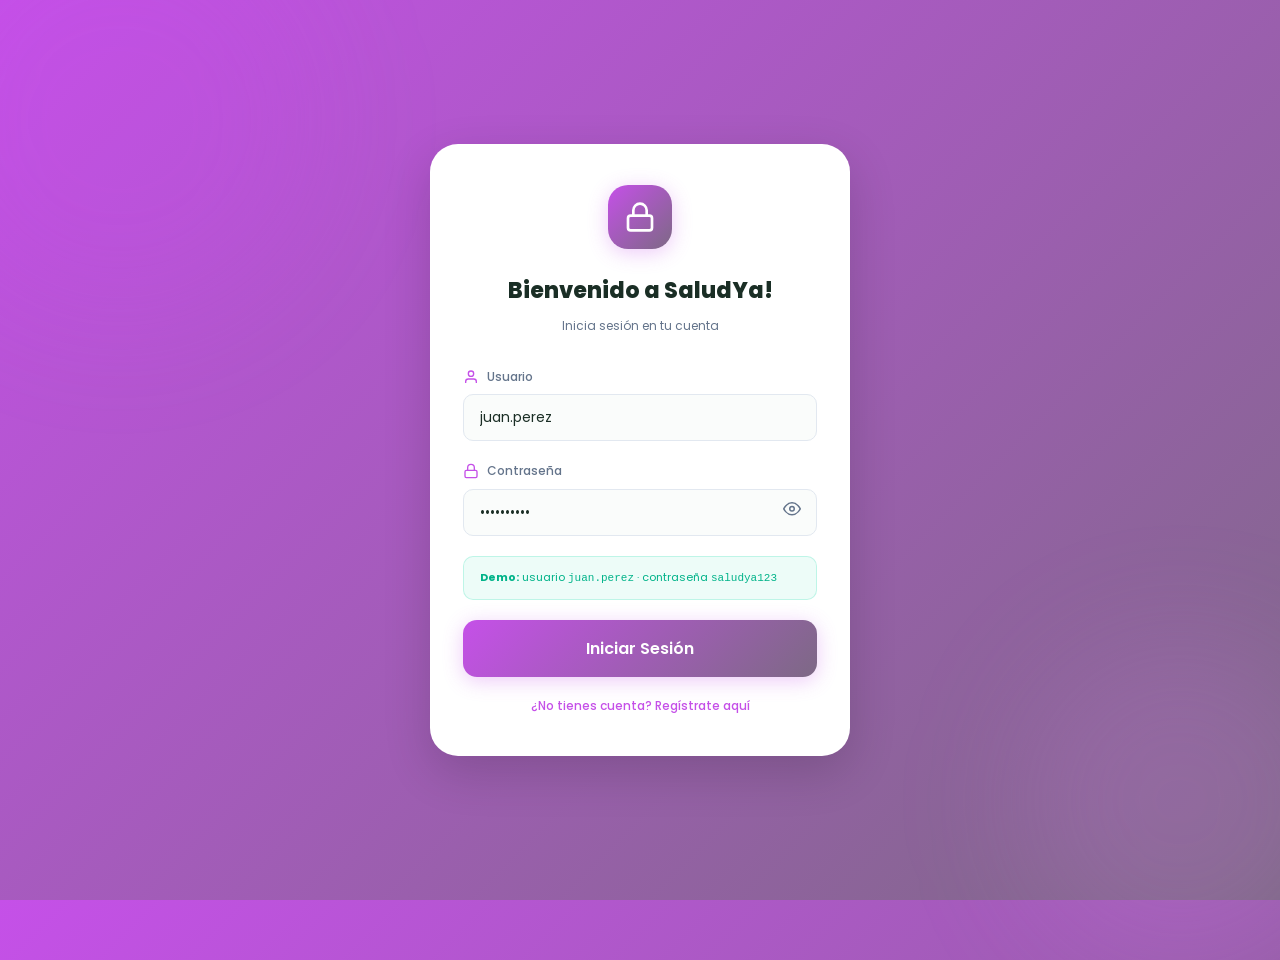
<file: index.html>
<!DOCTYPE html>
<html lang="es">
<head>
  <meta charset="UTF-8">
  <meta name="viewport" content="width=device-width, initial-scale=1.0">
  <title>SaludYa! — Iniciar Sesión</title>
  <link rel="stylesheet" href="css/variables.css">
  <link rel="stylesheet" href="css/components.css">
  <link rel="stylesheet" href="css/login.css">
</head>
<body class="login-body">

  <div class="login-card">
    <!-- Logo -->
    <div class="login-logo">
      <svg width="32" height="32" viewBox="0 0 24 24" fill="none" stroke="currentColor" stroke-width="2">
        <rect x="3" y="11" width="18" height="11" rx="2" ry="2"/>
        <path d="M7 11V7a5 5 0 0 1 10 0v4"/>
      </svg>
    </div>

    <h1 class="login-title">Bienvenido a SaludYa!</h1>
    <p class="login-subtitle">Inicia sesión en tu cuenta</p>

    <!-- Error -->
    <div class="login-error" id="loginError">
      <svg width="16" height="16" viewBox="0 0 24 24" fill="none" stroke="currentColor" stroke-width="2">
        <circle cx="12" cy="12" r="10"/><line x1="15" y1="9" x2="9" y2="15"/><line x1="9" y1="9" x2="15" y2="15"/>
      </svg>
      <span></span>
    </div>

    <form id="loginForm" class="login-form" novalidate>
      <!-- Username -->
      <div class="form-group">
        <label class="form-label" for="username">
          <svg width="16" height="16" viewBox="0 0 24 24" fill="none" stroke="currentColor" stroke-width="2">
            <path d="M20 21v-2a4 4 0 0 0-4-4H8a4 4 0 0 0-4 4v2"/><circle cx="12" cy="7" r="4"/>
          </svg>
          Usuario
        </label>
        <input
          type="text"
          id="username"
          class="form-control"
          placeholder="Ingrese su usuario"
          autocomplete="username"
        >
      </div>

      <!-- Password -->
      <div class="form-group">
        <label class="form-label" for="password">
          <svg width="16" height="16" viewBox="0 0 24 24" fill="none" stroke="currentColor" stroke-width="2">
            <rect x="3" y="11" width="18" height="11" rx="2"/><path d="M7 11V7a5 5 0 0 1 10 0v4"/>
          </svg>
          Contraseña
        </label>
        <div class="input-wrapper">
          <input
            type="password"
            id="password"
            class="form-control"
            placeholder="Ingrese su contraseña"
            autocomplete="current-password"
          >
          <span class="input-icon" id="togglePassword">
            <svg width="18" height="18" viewBox="0 0 24 24" fill="none" stroke="currentColor" stroke-width="2">
              <path d="M1 12s4-8 11-8 11 8 11 8-4 8-11 8-11-8-11-8z"/><circle cx="12" cy="12" r="3"/>
            </svg>
          </span>
        </div>
      </div>

      <!-- Demo hint -->
      <div style="background:rgba(0,212,161,0.07);border:1px solid rgba(0,212,161,0.20);border-radius:var(--radius-md);padding:var(--space-3) var(--space-4);font-size:var(--font-xs);color:var(--color-accent-dark);">
        <strong>Demo:</strong> usuario <code>juan.perez</code> · contraseña <code>saludya123</code>
      </div>

      <!-- Submit -->
      <button type="submit" class="btn btn-gradient btn-lg btn-block" id="submitBtn">
        <span id="btnText">Iniciar Sesión</span>
        <div class="spinner" id="btnSpinner" style="display:none;"></div>
      </button>
    </form>

    <button type="button" class="login-register" id="registerLink" aria-haspopup="dialog">
      ¿No tienes cuenta? Regístrate aquí
    </button>
  </div>

  <dialog class="register-dialog" id="registerDialog" aria-labelledby="registerTitle">
    <div class="register-dialog__header">
      <div>
        <h2 class="register-dialog__title" id="registerTitle">Crear cuenta</h2>
        <p class="register-dialog__subtitle">Ingresa tus datos personales</p>
      </div>
      <button type="button" class="register-dialog__close" id="closeRegister" aria-label="Cerrar registro">
        &times;
      </button>
    </div>

    <form class="register-form" id="registerForm">
      <div class="register-form__fields">
        <div class="form-group">
          <label class="form-label" for="registerName">Nombre completo</label>
          <input class="form-control" id="registerName" name="name" type="text" placeholder="Ingrese su nombre completo" autocomplete="name" required>
        </div>
        <div class="form-group">
          <label class="form-label" for="registerUsername">Usuario</label>
          <input class="form-control" id="registerUsername" name="username" type="text" placeholder="Elija un usuario" autocomplete="username" required>
        </div>
        <div class="form-group">
          <label class="form-label" for="registerEmail">Correo electrónico</label>
          <input class="form-control" id="registerEmail" name="email" type="email" placeholder="correo@ejemplo.com" autocomplete="email" required>
        </div>
        <div class="form-group">
          <label class="form-label" for="registerPhone">Teléfono</label>
          <input class="form-control" id="registerPhone" name="phone" type="tel" placeholder="Ingrese su teléfono" autocomplete="tel">
        </div>
        <div class="form-group">
          <label class="form-label" for="registerBirthdate">Fecha de nacimiento</label>
          <input class="form-control" id="registerBirthdate" name="birthdate" type="date" autocomplete="bday">
        </div>
        <div class="form-group">
          <label class="form-label" for="registerPassword">Contraseña</label>
          <input class="form-control" id="registerPassword" name="password" type="password" placeholder="Ingrese una contraseña" autocomplete="new-password" required>
        </div>
        <div class="form-group register-form__confirm">
          <label class="form-label" for="registerPasswordConfirm">Confirmar contraseña</label>
          <input class="form-control" id="registerPasswordConfirm" name="passwordConfirm" type="password" placeholder="Confirme su contraseña" autocomplete="new-password" required>
        </div>
      </div>
      <div class="register-dialog__actions">
        <button type="button" class="btn btn-gradient" id="closeRegisterAction">Cerrar</button>
      </div>
    </form>
  </dialog>

  <script src="js/utils.js"></script>
  <script src="js/login.js"></script>
</body>
</html>
</file>
<file: css/variables.css>
/* ============================================
   SaludYa! - Design System Variables
   Regla de 8 puntos | Poppins | Lucide Icons
   ============================================ */

@import url('https://fonts.googleapis.com/css2?family=Poppins:wght@300;400;500;600;700;800&display=swap');

:root {
  /* ─── Color Palette ─── */
  --color-primary:       #c550e8;
  --color-primary-dark:  #a83ec8;
  --color-primary-light: #d97df0;
  --color-secondary:     #7d6985;
  --color-accent:        #00d4a1;
  --color-accent-dark:   #00b389;
  --color-warning:       #e6b84d;
  --color-warning-dark:  #c99b38;
  --color-destructive:   #d63939;
  --color-destructive-dark: #b52e2e;

  /* ─── Neutrals ─── */
  --color-bg:            #fafcfb;
  --color-card:          #ffffff;
  --color-dark:          #2a3d35;
  --color-border:        #e2e8f0;
  --color-border-light:  #f0f4f8;
  --color-text:          #1a2e25;
  --color-text-muted:    #64748b;
  --color-text-light:    #94a3b8;

  /* ─── Gradients ─── */
  --gradient-primary:    linear-gradient(135deg, #c550e8 0%, #7d6985 100%);
  --gradient-accent:     linear-gradient(135deg, #00d4a1 0%, #0099b5 100%);
  --gradient-warning:    linear-gradient(135deg, #e6b84d 0%, #c98d2e 100%);
  --gradient-bg:         linear-gradient(135deg, #f8f4ff 0%, #f0fdf8 100%);

  /* ─── Shadows ─── */
  --shadow-xs:   0 1px 2px rgba(0,0,0,0.05);
  --shadow-sm:   0 2px 8px rgba(0,0,0,0.08);
  --shadow-md:   0 4px 16px rgba(0,0,0,0.10);
  --shadow-lg:   0 8px 32px rgba(0,0,0,0.12);
  --shadow-xl:   0 16px 48px rgba(0,0,0,0.16);
  --shadow-primary: 0 4px 20px rgba(197,80,232,0.30);
  --shadow-accent:  0 4px 20px rgba(0,212,161,0.30);

  /* ─── 8-Point Spacing Scale ─── */
  --space-1:  4px;
  --space-2:  8px;
  --space-3:  12px;
  --space-4:  16px;
  --space-5:  20px;
  --space-6:  24px;
  --space-7:  28px;
  --space-8:  32px;
  --space-10: 40px;
  --space-12: 48px;
  --space-16: 64px;
  --space-20: 80px;

  /* ─── Border Radius ─── */
  --radius-sm:  6px;
  --radius-md:  10px;
  --radius-lg:  14px;
  --radius-xl:  20px;
  --radius-2xl: 28px;
  --radius-full: 9999px;

  /* ─── Typography ─── */
  --font-family: 'Poppins', sans-serif;
  --font-xs:   11px;
  --font-sm:   12px;
  --font-base: 14px;
  --font-md:   15px;
  --font-lg:   16px;
  --font-xl:   18px;
  --font-2xl:  22px;
  --font-3xl:  28px;
  --font-4xl:  36px;

  /* ─── Transitions ─── */
  --transition-fast:   all 0.15s ease;
  --transition-base:   all 0.25s ease;
  --transition-slow:   all 0.40s ease;
  --transition-spring: all 0.30s cubic-bezier(0.34, 1.56, 0.64, 1);
}

/* ─── Reset & Base ─── */
*, *::before, *::after {
  box-sizing: border-box;
  margin: 0;
  padding: 0;
}

html { font-size: 16px; }

body {
  font-family: var(--font-family);
  font-size: var(--font-base);
  color: var(--color-text);
  background: var(--color-bg);
  line-height: 1.6;
  -webkit-font-smoothing: antialiased;
}

a { text-decoration: none; color: inherit; }
ul { list-style: none; }
button { cursor: pointer; border: none; background: none; font-family: inherit; }
input, select, textarea { font-family: inherit; }

/* ─── Scrollbar ─── */
::-webkit-scrollbar { width: 6px; height: 6px; }
::-webkit-scrollbar-track { background: transparent; }
::-webkit-scrollbar-thumb { background: var(--color-border); border-radius: var(--radius-full); }
::-webkit-scrollbar-thumb:hover { background: var(--color-text-light); }

/* ─── Shared Animations ─── */
@keyframes fadeIn {
  from { opacity: 0; transform: translateY(12px); }
  to   { opacity: 1; transform: translateY(0); }
}
@keyframes slideIn {
  from { opacity: 0; transform: translateX(-16px); }
  to   { opacity: 1; transform: translateX(0); }
}
@keyframes scaleIn {
  from { opacity: 0; transform: scale(0.95); }
  to   { opacity: 1; transform: scale(1); }
}
@keyframes pulse {
  0%, 100% { opacity: 1; }
  50%       { opacity: 0.6; }
}
@keyframes spin {
  from { transform: rotate(0deg); }
  to   { transform: rotate(360deg); }
}
</file>
<file: css/components.css>
/* ============================================
   SaludYa! - Shared Components
   ============================================ */

/* ─── PAGE HEADER (gradient banner) ─── */
.page-header {
  background: var(--gradient-primary);
  border-radius: var(--radius-xl);
  padding: var(--space-6) var(--space-8);
  display: flex;
  align-items: center;
  justify-content: space-between;
  margin-bottom: var(--space-8);
  position: relative;
  overflow: hidden;
}
.page-header::before {
  content: '';
  position: absolute;
  top: -40px; right: -40px;
  width: 160px; height: 160px;
  background: rgba(255,255,255,0.08);
  border-radius: 50%;
}
.page-header::after {
  content: '';
  position: absolute;
  bottom: -50px; left: 30%;
  width: 200px; height: 200px;
  background: rgba(255,255,255,0.05);
  border-radius: 50%;
}
.page-header.accent  { background: var(--gradient-accent); }
.page-header.warning { background: var(--gradient-warning); }

.page-header__icon {
  width: 48px; height: 48px;
  background: rgba(255,255,255,0.20);
  border-radius: var(--radius-md);
  display: flex; align-items: center; justify-content: center;
  margin-right: var(--space-4);
  flex-shrink: 0;
}
.page-header__icon svg { color: #fff; }

.page-header__info { flex: 1; }
.page-header__title {
  font-size: var(--font-2xl);
  font-weight: 700;
  color: #fff;
  line-height: 1.2;
}
.page-header__subtitle {
  font-size: var(--font-sm);
  color: rgba(255,255,255,0.80);
  font-style: italic;
  margin-top: var(--space-1);
}
.page-header__left {
  display: flex;
  align-items: center;
}

/* ─── BUTTONS ─── */
.btn {
  display: inline-flex;
  align-items: center;
  justify-content: center;
  gap: var(--space-2);
  padding: var(--space-3) var(--space-5);
  border-radius: var(--radius-md);
  font-size: var(--font-base);
  font-weight: 600;
  font-family: var(--font-family);
  transition: var(--transition-base);
  cursor: pointer;
  border: none;
  white-space: nowrap;
  position: relative;
  overflow: hidden;
}
.btn::after {
  content: '';
  position: absolute;
  inset: 0;
  background: rgba(255,255,255,0);
  transition: var(--transition-fast);
}
.btn:hover::after { background: rgba(255,255,255,0.10); }
.btn:active { transform: scale(0.97); }
.btn svg { flex-shrink: 0; }

.btn-primary {
  background: var(--color-primary);
  color: #fff;
  box-shadow: var(--shadow-primary);
}
.btn-primary:hover { background: var(--color-primary-dark); }

.btn-gradient {
  background: var(--gradient-primary);
  color: #fff;
  box-shadow: var(--shadow-primary);
}

.btn-secondary {
  background: var(--color-secondary);
  color: #fff;
}
.btn-secondary:hover { background: #6b5872; }

.btn-accent {
  background: var(--color-accent);
  color: #fff;
  box-shadow: var(--shadow-accent);
}
.btn-accent:hover { background: var(--color-accent-dark); }

.btn-destructive {
  background: var(--color-destructive);
  color: #fff;
}
.btn-destructive:hover { background: var(--color-destructive-dark); }

.btn-warning {
  background: var(--color-warning);
  color: #fff;
}
.btn-warning:hover { background: var(--color-warning-dark); }

.btn-ghost {
  background: rgba(255,255,255,0.15);
  color: #fff;
  border: 1px solid rgba(255,255,255,0.25);
  backdrop-filter: blur(4px);
}
.btn-ghost:hover { background: rgba(255,255,255,0.25); }

.btn-outline {
  background: transparent;
  color: var(--color-primary);
  border: 1.5px solid var(--color-primary);
}
.btn-outline:hover { background: rgba(197,80,232,0.06); }

.btn-sm {
  padding: var(--space-2) var(--space-4);
  font-size: var(--font-sm);
  border-radius: var(--radius-sm);
}
.btn-lg {
  padding: var(--space-4) var(--space-8);
  font-size: var(--font-lg);
  border-radius: var(--radius-lg);
}
.btn-block { width: 100%; }
.btn:disabled { opacity: 0.5; cursor: not-allowed; pointer-events: none; }

/* ─── BADGES ─── */
.badge {
  display: inline-flex;
  align-items: center;
  gap: 4px;
  padding: 3px 10px;
  border-radius: var(--radius-full);
  font-size: var(--font-xs);
  font-weight: 600;
  border: 1.5px solid;
}
.badge-pending  { color: var(--color-warning);     border-color: var(--color-warning);     background: rgba(230,184,77,0.10); }
.badge-confirmed{ color: var(--color-primary);     border-color: var(--color-primary);     background: rgba(197,80,232,0.10); }
.badge-completed{ color: var(--color-accent);      border-color: var(--color-accent);      background: rgba(0,212,161,0.10); }
.badge-cancelled{ color: var(--color-destructive); border-color: var(--color-destructive); background: rgba(214,57,57,0.10); }

/* ─── CARDS ─── */
.card {
  background: var(--color-card);
  border-radius: var(--radius-lg);
  border: 1px solid var(--color-border);
  box-shadow: var(--shadow-sm);
  overflow: hidden;
  transition: var(--transition-base);
}
.card:hover { box-shadow: var(--shadow-md); transform: translateY(-2px); }
.card-body { padding: var(--space-6); }
.card-header-gradient {
  background: var(--gradient-primary);
  padding: var(--space-5) var(--space-6);
}
.card-title { font-size: var(--font-xl); font-weight: 700; }
.card-text  { font-size: var(--font-base); color: var(--color-text-muted); margin-top: var(--space-2); }

/* ─── FORM INPUTS ─── */
.form-group {
  display: flex;
  flex-direction: column;
  gap: var(--space-2);
}
.form-label {
  display: flex;
  align-items: center;
  gap: var(--space-2);
  font-size: var(--font-sm);
  font-weight: 500;
  color: var(--color-text-muted);
}
.form-label svg { color: var(--color-primary); flex-shrink: 0; }

.form-control {
  width: 100%;
  padding: var(--space-3) var(--space-4);
  border: 1.5px solid var(--color-border);
  border-radius: var(--radius-md);
  font-size: var(--font-base);
  font-family: var(--font-family);
  color: var(--color-text);
  background: var(--color-bg);
  transition: var(--transition-fast);
  outline: none;
}
.form-control:focus {
  border-color: var(--color-primary);
  box-shadow: 0 0 0 3px rgba(197,80,232,0.12);
  background: var(--color-card);
}
.form-control::placeholder { color: var(--color-text-light); }
.form-control:disabled, .form-control[readonly] {
  background: var(--color-secondary);
  color: #fff;
  border-color: var(--color-secondary);
  opacity: 0.85;
}

.input-wrapper {
  position: relative;
}
.input-wrapper .form-control { padding-right: var(--space-10); }
.input-wrapper .input-icon {
  position: absolute;
  right: var(--space-4);
  top: 50%;
  transform: translateY(-50%);
  color: var(--color-text-muted);
  cursor: pointer;
  transition: var(--transition-fast);
}
.input-wrapper .input-icon:hover { color: var(--color-primary); }

textarea.form-control { resize: vertical; min-height: 96px; }
select.form-control { cursor: pointer; }

/* ─── TABS ─── */
.tabs {
  display: flex;
  gap: var(--space-2);
  background: var(--color-border-light);
  border-radius: var(--radius-md);
  padding: var(--space-1);
  width: fit-content;
}
.tab-btn {
  padding: var(--space-2) var(--space-5);
  border-radius: var(--radius-sm);
  font-size: var(--font-sm);
  font-weight: 500;
  color: var(--color-text-muted);
  transition: var(--transition-fast);
  cursor: pointer;
  background: transparent;
  border: none;
  font-family: var(--font-family);
}
.tab-btn.active {
  background: var(--color-card);
  color: var(--color-primary);
  font-weight: 600;
  box-shadow: var(--shadow-xs);
}
.tab-btn:not(.active):hover { color: var(--color-text); }

/* ─── FILTER PILLS ─── */
.filter-bar {
  display: flex;
  align-items: center;
  gap: var(--space-2);
  flex-wrap: wrap;
}
.filter-bar__label {
  display: flex;
  align-items: center;
  gap: var(--space-2);
  font-size: var(--font-sm);
  color: var(--color-text-muted);
  margin-right: var(--space-2);
}
.filter-pill {
  padding: var(--space-2) var(--space-4);
  border-radius: var(--radius-full);
  border: 1.5px solid var(--color-border);
  font-size: var(--font-sm);
  font-weight: 500;
  color: var(--color-text-muted);
  background: transparent;
  cursor: pointer;
  transition: var(--transition-fast);
  font-family: var(--font-family);
}
.filter-pill.active {
  background: var(--color-primary);
  color: #fff;
  border-color: var(--color-primary);
}
.filter-pill:not(.active):hover { border-color: var(--color-primary); color: var(--color-primary); }

/* ─── EMPTY STATE ─── */
.empty-state {
  display: flex;
  flex-direction: column;
  align-items: center;
  justify-content: center;
  padding: var(--space-16) var(--space-8);
  gap: var(--space-4);
  color: var(--color-text-muted);
  text-align: center;
}
.empty-state__icon {
  width: 64px; height: 64px;
  background: rgba(197,80,232,0.08);
  border-radius: var(--radius-xl);
  display: flex; align-items: center; justify-content: center;
  margin-bottom: var(--space-2);
}
.empty-state__icon svg { color: var(--color-primary); }
.empty-state__title { font-size: var(--font-lg); font-weight: 600; color: var(--color-text); }
.empty-state__text  { font-size: var(--font-sm); }

/* ─── DIVIDER ─── */
.divider {
  height: 1px;
  background: var(--color-border);
  margin: var(--space-6) 0;
}

/* ─── TOAST / ALERT ─── */
.toast {
  position: fixed;
  bottom: var(--space-8);
  right: var(--space-8);
  padding: var(--space-4) var(--space-6);
  border-radius: var(--radius-lg);
  background: var(--color-dark);
  color: #fff;
  font-size: var(--font-sm);
  font-weight: 500;
  box-shadow: var(--shadow-xl);
  display: flex;
  align-items: center;
  gap: var(--space-3);
  animation: slideIn 0.3s ease;
  z-index: 9999;
  max-width: 340px;
}
.toast.success { background: var(--color-accent-dark); }
.toast.error   { background: var(--color-destructive); }
.toast.warning { background: var(--color-warning-dark); }

/* ─── STARS ─── */
.stars { display: flex; gap: 2px; }
.star { color: #d1d5db; font-size: 14px; }
.star.filled { color: var(--color-warning); }

/* ─── SECTION TITLE ─── */
.section-label {
  font-size: var(--font-xs);
  font-weight: 600;
  text-transform: uppercase;
  letter-spacing: 0.8px;
  color: var(--color-text-muted);
  margin-bottom: var(--space-3);
}

/* ─── LOADING SPINNER ─── */
.spinner {
  width: 20px; height: 20px;
  border: 2px solid rgba(255,255,255,0.3);
  border-top-color: #fff;
  border-radius: 50%;
  animation: spin 0.7s linear infinite;
}
</file>
<file: css/login.css>
/* ============================================
   SaludYa! - Login Page Styles
   ============================================ */

.login-body {
  min-height: 100vh;
  background: var(--gradient-primary);
  display: flex;
  align-items: center;
  justify-content: center;
  padding: var(--space-6);
  position: relative;
  overflow: hidden;
}

/* Decorative blobs */
.login-body::before,
.login-body::after {
  content: '';
  position: absolute;
  border-radius: 50%;
  pointer-events: none;
  filter: blur(60px);
}
.login-body::before {
  width: 400px; height: 400px;
  background: rgba(197,80,232,0.14);
  top: -80px; left: -80px;
}
.login-body::after {
  width: 320px; height: 320px;
  background: rgba(217,125,240,0.16);
  bottom: -60px; right: -60px;
}

/* Card */
.login-card {
  width: 100%;
  max-width: 420px;
  background: var(--color-card);
  border-radius: var(--radius-2xl);
  padding: var(--space-10) var(--space-8);
  box-shadow: var(--shadow-xl);
  border: 1px solid rgba(255,255,255,0.8);
  position: relative;
  animation: scaleIn 0.4s ease;
}

/* Logo / Icon */
.login-logo {
  width: 64px; height: 64px;
  background: var(--gradient-primary);
  border-radius: var(--radius-xl);
  display: flex;
  align-items: center;
  justify-content: center;
  margin: 0 auto var(--space-6);
  box-shadow: var(--shadow-primary);
}
.login-logo svg { color: #fff; }

/* Heading */
.login-title {
  font-size: var(--font-2xl);
  font-weight: 800;
  text-align: center;
  color: var(--color-text);
  margin-bottom: var(--space-2);
}
.login-subtitle {
  font-size: var(--font-sm);
  color: var(--color-text-muted);
  text-align: center;
  margin-bottom: var(--space-8);
}

/* Form */
.login-form {
  display: flex;
  flex-direction: column;
  gap: var(--space-5);
}

/* Register link */
.login-register {
  display: block;
  width: 100%;
  padding: 0;
  border: 0;
  background: transparent;
  text-align: center;
  margin-top: var(--space-5);
  font-size: var(--font-sm);
  font-family: var(--font-family);
  color: var(--color-primary);
  font-weight: 500;
  cursor: pointer;
  transition: var(--transition-fast);
}
.login-register:hover { color: var(--color-primary-dark); text-decoration: underline; }

/* Registration dialog */
.register-dialog {
  width: min(100% - var(--space-8), 640px);
  max-width: 640px;
  max-height: calc(100vh - var(--space-8));
  margin: auto;
  padding: var(--space-8);
  overflow-y: auto;
  border: 1px solid var(--color-border);
  border-radius: var(--radius-2xl);
  background: var(--color-card);
  color: var(--color-text);
  box-shadow: var(--shadow-xl);
}
.register-dialog::backdrop {
  background: rgba(26,46,37,0.58);
  backdrop-filter: blur(4px);
}
.register-dialog[open] { animation: scaleIn 0.2s ease; }
.register-dialog__header {
  display: flex;
  align-items: flex-start;
  justify-content: space-between;
  gap: var(--space-4);
  margin-bottom: var(--space-6);
}
.register-dialog__title {
  font-size: var(--font-2xl);
  font-weight: 700;
}
.register-dialog__subtitle {
  margin-top: var(--space-1);
  color: var(--color-text-muted);
  font-size: var(--font-sm);
}
.register-dialog__close {
  flex-shrink: 0;
  color: var(--color-text-muted);
  font-size: var(--font-3xl);
  line-height: 1;
}
.register-dialog__close:hover { color: var(--color-primary); }
.register-form__fields {
  display: grid;
  grid-template-columns: repeat(2, minmax(0, 1fr));
  gap: var(--space-4);
}
.register-form__confirm { grid-column: 1 / -1; }
.register-dialog__actions {
  display: flex;
  justify-content: flex-end;
  margin-top: var(--space-6);
}

/* Error message */
.login-error {
  background: rgba(214,57,57,0.08);
  border: 1px solid rgba(214,57,57,0.25);
  border-radius: var(--radius-md);
  padding: var(--space-3) var(--space-4);
  font-size: var(--font-sm);
  color: var(--color-destructive);
  display: flex;
  align-items: center;
  gap: var(--space-2);
  display: none;
}
.login-error.visible { display: flex; animation: fadeIn 0.2s ease; }

@media (max-width: 520px) {
  .register-dialog { padding: var(--space-6); }
  .register-form__fields { grid-template-columns: 1fr; }
  .register-form__confirm { grid-column: auto; }
}
</file>
<file: css/citas.css>
/* ============================================
   SaludYa! - Appointments (Citas) Styles
   ============================================ */

.citas-body {
  min-height: 100vh;
  background: var(--gradient-bg);
  padding: var(--space-8);
}

.citas-container {
  max-width: 960px;
  margin: 0 auto;
  animation: fadeIn 0.4s ease;
}

/* Layout: form + list side by side */
.citas-layout {
  display: grid;
  grid-template-columns: 320px 1fr;
  gap: var(--space-6);
  align-items: start;
}
.citas-layout.form-hidden {
  grid-template-columns: 1fr;
}

/* New Appointment Form */
.cita-form-card {
  background: var(--color-card);
  border-radius: var(--radius-xl);
  border: 1px solid var(--color-border);
  border-left: 3px solid var(--color-primary);
  box-shadow: var(--shadow-md);
  overflow: hidden;
  animation: slideIn 0.3s ease;
}
.cita-form-card__header {
  padding: var(--space-4) var(--space-5);
  border-bottom: 1px solid var(--color-border);
}
.cita-form-card__title {
  font-size: var(--font-lg);
  font-weight: 700;
  color: var(--color-text);
}
.cita-form-card__body {
  padding: var(--space-5);
  display: flex;
  flex-direction: column;
  gap: var(--space-4);
}

/* Time row */
.time-row {
  display: grid;
  grid-template-columns: 1fr 80px 80px;
  gap: var(--space-3);
  align-items: end;
}

/* Appointment List */
.citas-list {
  display: flex;
  flex-direction: column;
  gap: var(--space-4);
}

.cita-item {
  background: var(--color-card);
  border-radius: var(--radius-lg);
  border: 1px solid var(--color-border);
  padding: var(--space-5) var(--space-6);
  box-shadow: var(--shadow-xs);
  transition: var(--transition-base);
  animation: fadeIn 0.3s ease;
}
.cita-item:hover { box-shadow: var(--shadow-sm); }

.cita-item__header {
  display: flex;
  align-items: flex-start;
  justify-content: space-between;
  gap: var(--space-4);
  margin-bottom: var(--space-3);
}
.cita-item__title {
  font-size: var(--font-md);
  font-weight: 600;
  color: var(--color-text);
}
.cita-item__meta {
  display: flex;
  flex-wrap: wrap;
  gap: var(--space-4);
  font-size: var(--font-sm);
  color: var(--color-text-muted);
  margin-bottom: var(--space-4);
}
.cita-item__meta-item {
  display: flex;
  align-items: center;
  gap: var(--space-2);
}
.cita-item__meta-item svg { color: var(--color-primary); }

.cita-item__reason {
  font-size: var(--font-sm);
  color: var(--color-text-muted);
  padding: var(--space-3) var(--space-4);
  background: var(--color-bg);
  border-radius: var(--radius-sm);
  border-left: 3px solid var(--color-primary);
  margin-bottom: var(--space-4);
}

.cita-item__actions {
  display: flex;
  gap: var(--space-2);
  justify-content: flex-end;
}

/* Form actions */
.form-actions {
  display: flex;
  gap: var(--space-3);
  padding-top: var(--space-2);
}

/* Cancel appointment dialog */
.cancel-apt-dialog {
  position: fixed;
  inset: 50% auto auto 50%;
  width: min(440px, calc(100% - var(--space-8)));
  max-width: none;
  margin: 0;
  padding: 0;
  border: 1px solid var(--color-border);
  border-radius: var(--radius-xl);
  color: var(--color-text);
  background: var(--color-card);
  box-shadow: var(--shadow-xl);
  transform: translate(-50%, -50%);
}
.cancel-apt-dialog::backdrop {
  background: rgba(26, 46, 37, 0.48);
  backdrop-filter: blur(3px);
}
.cancel-apt-dialog[open] { animation: cancelDialogIn 0.2s ease; }
@keyframes cancelDialogIn {
  from { opacity: 0; transform: translate(-50%, -50%) scale(0.96); }
  to { opacity: 1; transform: translate(-50%, -50%) scale(1); }
}
.cancel-apt-dialog__accent {
  height: 6px;
  background: var(--gradient-accent);
}
.cancel-apt-dialog__content { padding: var(--space-6); }
.cancel-apt-dialog__icon {
  width: 48px;
  height: 48px;
  display: flex;
  align-items: center;
  justify-content: center;
  margin-bottom: var(--space-4);
  border-radius: var(--radius-md);
  color: var(--color-accent-dark);
  background: rgba(0, 212, 161, 0.12);
}
.cancel-apt-dialog__title {
  font-size: var(--font-xl);
  font-weight: 700;
  color: var(--color-text);
}
.cancel-apt-dialog__description {
  margin-top: var(--space-2);
  color: var(--color-text-muted);
  font-size: var(--font-sm);
}
.cancel-apt-dialog__actions {
  display: flex;
  justify-content: flex-end;
  gap: var(--space-3);
  margin-top: var(--space-6);
}

@media (max-width: 768px) {
  .citas-body { padding: var(--space-4); }
  .citas-layout { grid-template-columns: 1fr; }
  .time-row { grid-template-columns: 1fr 1fr; }
}

@media (max-width: 420px) {
  .cancel-apt-dialog__content { padding: var(--space-5); }
  .cancel-apt-dialog__actions { flex-direction: column-reverse; }
  .cancel-apt-dialog__actions .btn { width: 100%; }
}
</file>
<file: css/dashboard.css>
/* ============================================
   SaludYa! - Dashboard Styles
   ============================================ */

.dashboard-body {
  min-height: 100vh;
  background: var(--gradient-bg);
  padding: var(--space-8);
}

.dashboard-container {
  max-width: 960px;
  margin: 0 auto;
  animation: fadeIn 0.4s ease;
}

/* Menu Grid */
.dashboard-grid {
  display: grid;
  grid-template-columns: repeat(3, 1fr);
  gap: var(--space-6);
  margin-bottom: var(--space-8);
}

.menu-card {
  background: var(--color-card);
  border-radius: var(--radius-xl);
  padding: var(--space-8) var(--space-6);
  border: 1px solid var(--color-border);
  box-shadow: var(--shadow-sm);
  cursor: pointer;
  transition: var(--transition-spring);
  display: flex;
  flex-direction: column;
  align-items: flex-start;
  gap: var(--space-4);
  text-decoration: none;
  color: inherit;
  position: relative;
  overflow: hidden;
}
.menu-card::before {
  content: '';
  position: absolute;
  inset: 0;
  opacity: 0;
  transition: var(--transition-base);
}
.menu-card:hover {
  transform: translateY(-4px);
  box-shadow: var(--shadow-lg);
}
.menu-card:hover::before { opacity: 1; }

.menu-card--appointments::before { background: rgba(197,80,232,0.04); }
.menu-card--history::before      { background: rgba(0,212,161,0.04); }
.menu-card--profile::before      { background: rgba(230,184,77,0.04); }

.menu-card__icon {
  width: 56px; height: 56px;
  border-radius: var(--radius-lg);
  display: flex;
  align-items: center;
  justify-content: center;
  position: relative;
  z-index: 1;
}
.menu-card--appointments .menu-card__icon { background: var(--gradient-primary); box-shadow: var(--shadow-primary); }
.menu-card--history      .menu-card__icon { background: var(--gradient-accent);  box-shadow: var(--shadow-accent); }
.menu-card--profile      .menu-card__icon { background: var(--gradient-warning); box-shadow: 0 4px 20px rgba(230,184,77,0.35); }

.menu-card__icon svg { color: #fff; }

.menu-card__content { position: relative; z-index: 1; }
.menu-card__title {
  font-size: var(--font-lg);
  font-weight: 700;
  color: var(--color-text);
  margin-bottom: var(--space-1);
}
.menu-card__desc {
  font-size: var(--font-sm);
  color: var(--color-text-muted);
  line-height: 1.5;
}

/* Info box */
.info-box {
  background: var(--color-card);
  border-radius: var(--radius-xl);
  padding: var(--space-8);
  border: 1px solid var(--color-border);
  box-shadow: var(--shadow-sm);
}
.info-box__title {
  font-size: var(--font-lg);
  font-weight: 700;
  color: var(--color-text);
  margin-bottom: var(--space-4);
}
.info-box__list {
  display: flex;
  flex-direction: column;
  gap: var(--space-3);
}
.info-box__item {
  display: flex;
  align-items: flex-start;
  gap: var(--space-3);
  font-size: var(--font-sm);
  color: var(--color-text-muted);
  line-height: 1.5;
}
.info-box__item::before {
  content: '•';
  color: var(--color-primary);
  font-size: 18px;
  line-height: 1;
  flex-shrink: 0;
  margin-top: 1px;
}

@media (max-width: 640px) {
  .dashboard-body { padding: var(--space-4); }
  .dashboard-grid { grid-template-columns: 1fr; }
}
</file>
<file: css/historial.css>
/* ============================================
   SaludYa! - Historial Médico Styles
   ============================================ */

.historial-body {
  min-height: 100vh;
  background: var(--gradient-bg);
  padding: var(--space-8);
}

.historial-container {
  max-width: 800px;
  margin: 0 auto;
  animation: fadeIn 0.4s ease;
}

/* Tab content */
.tab-content { display: none; }
.tab-content.active { display: block; animation: fadeIn 0.3s ease; }

/* Service cards */
.service-card {
  background: var(--color-card);
  border-radius: var(--radius-lg);
  border: 1px solid var(--color-border);
  box-shadow: var(--shadow-xs);
  margin-bottom: var(--space-4);
  overflow: hidden;
  transition: var(--transition-base);
}
.service-card:hover { box-shadow: var(--shadow-sm); }

.service-card__header {
  display: flex;
  align-items: flex-start;
  justify-content: space-between;
  padding: var(--space-5) var(--space-6) var(--space-4);
  gap: var(--space-4);
}
.service-card__title-group { display: flex; align-items: center; gap: var(--space-3); }
.service-card__icon {
  width: 40px; height: 40px;
  background: rgba(0,212,161,0.10);
  border-radius: var(--radius-md);
  display: flex; align-items: center; justify-content: center;
  flex-shrink: 0;
}
.service-card__icon svg { color: var(--color-accent); }

.service-card__name { font-size: var(--font-md); font-weight: 700; color: var(--color-text); }
.service-card__date { font-size: var(--font-xs); color: var(--color-text-muted); margin-top: 2px; }

.service-card__body { padding: 0 var(--space-6) var(--space-5); }

/* Detail rows */
.detail-grid {
  display: grid;
  grid-template-columns: repeat(2, 1fr);
  gap: var(--space-4) var(--space-6);
  margin-bottom: var(--space-4);
}
.detail-item__label {
  display: flex;
  align-items: center;
  gap: var(--space-2);
  font-size: var(--font-xs);
  font-weight: 600;
  text-transform: uppercase;
  letter-spacing: 0.5px;
  color: var(--color-text-light);
  margin-bottom: var(--space-1);
}
.detail-item__label svg { color: var(--color-accent); }
.detail-item__value { font-size: var(--font-sm); color: var(--color-text); line-height: 1.5; }

/* Review box */
.review-box {
  background: rgba(0,212,161,0.06);
  border: 1px solid rgba(0,212,161,0.15);
  border-radius: var(--radius-md);
  padding: var(--space-3) var(--space-4);
  font-size: var(--font-sm);
  color: var(--color-text-muted);
  font-style: italic;
  margin-bottom: var(--space-3);
}

/* Rate button row */
.rate-row {
  padding: 0 var(--space-6) var(--space-5);
}

/* Prescriptions */
.prescription-card {
  background: var(--color-card);
  border-radius: var(--radius-lg);
  border: 1px solid var(--color-border);
  border-top: 3px solid var(--color-accent);
  padding: var(--space-5) var(--space-6);
  box-shadow: var(--shadow-xs);
  margin-bottom: var(--space-4);
}
.prescription-card__name {
  font-size: var(--font-md);
  font-weight: 700;
  color: var(--color-text);
  margin-bottom: var(--space-3);
}
.prescription-detail {
  display: flex;
  align-items: center;
  gap: var(--space-2);
  font-size: var(--font-sm);
  color: var(--color-text-muted);
  margin-bottom: var(--space-2);
}
.prescription-detail svg { color: var(--color-accent); flex-shrink: 0; }

/* Rating modal */
.modal-overlay {
  position: fixed;
  inset: 0;
  background: rgba(0,0,0,0.45);
  display: flex;
  align-items: center;
  justify-content: center;
  z-index: 1000;
  padding: var(--space-6);
  opacity: 0;
  pointer-events: none;
  transition: var(--transition-base);
}
.modal-overlay.open {
  opacity: 1;
  pointer-events: all;
}
.modal {
  background: var(--color-card);
  border-radius: var(--radius-2xl);
  padding: var(--space-8);
  max-width: 440px;
  width: 100%;
  box-shadow: var(--shadow-xl);
  transform: scale(0.95);
  transition: var(--transition-spring);
}
.modal-overlay.open .modal { transform: scale(1); }
.modal__title { font-size: var(--font-xl); font-weight: 700; margin-bottom: var(--space-2); }
.modal__subtitle { font-size: var(--font-sm); color: var(--color-text-muted); margin-bottom: var(--space-6); }

.star-picker {
  display: flex;
  gap: var(--space-2);
  justify-content: center;
  margin-bottom: var(--space-6);
}
.star-picker__star {
  font-size: 32px;
  cursor: pointer;
  color: #d1d5db;
  transition: var(--transition-fast);
  line-height: 1;
}
.star-picker__star.active, .star-picker__star:hover { color: var(--color-warning); }

.modal__actions { display: flex; gap: var(--space-3); justify-content: flex-end; }

@media (max-width: 600px) {
  .historial-body { padding: var(--space-4); }
  .detail-grid { grid-template-columns: 1fr; }
}
</file>
<file: css/perfil.css>
/* ============================================
   SaludYa! - Perfil (Profile) Styles
   ============================================ */

.perfil-body {
  min-height: 100vh;
  background: var(--gradient-bg);
  padding: var(--space-8);
}

.perfil-container {
  max-width: 720px;
  margin: 0 auto;
  animation: fadeIn 0.4s ease;
}

/* Tab panel */
.tab-panel { display: none; }
.tab-panel.active { display: block; animation: fadeIn 0.3s ease; }

/* Personal info card */
.perfil-card {
  background: var(--color-card);
  border-radius: var(--radius-xl);
  border: 1px solid var(--color-border);
  box-shadow: var(--shadow-sm);
  overflow: hidden;
}
.perfil-card__body {
  padding: var(--space-8);
}
.perfil-card__section-title {
  font-size: var(--font-lg);
  font-weight: 700;
  color: var(--color-text);
  margin-bottom: var(--space-6);
}

/* Form grid */
.form-grid {
  display: grid;
  grid-template-columns: repeat(2, 1fr);
  gap: var(--space-5) var(--space-6);
  margin-bottom: var(--space-6);
}
.form-grid .full-span { grid-column: 1 / -1; }

/* Security section */
.security-section {
  margin-bottom: var(--space-6);
}
.security-section__title {
  font-size: var(--font-md);
  font-weight: 600;
  color: var(--color-text);
  margin-bottom: var(--space-4);
  padding-bottom: var(--space-3);
  border-bottom: 1px solid var(--color-border);
}
.security-form {
  display: flex;
  flex-direction: column;
  gap: var(--space-4);
}

/* Password strength */
.password-strength {
  margin-top: var(--space-2);
}
.strength-bar {
  height: 4px;
  background: var(--color-border);
  border-radius: var(--radius-full);
  overflow: hidden;
  margin-bottom: var(--space-1);
}
.strength-fill {
  height: 100%;
  border-radius: var(--radius-full);
  transition: var(--transition-base);
  width: 0%;
}
.strength-fill.weak   { background: var(--color-destructive); width: 33%; }
.strength-fill.medium { background: var(--color-warning);     width: 66%; }
.strength-fill.strong { background: var(--color-accent);      width: 100%; }
.strength-label { font-size: var(--font-xs); color: var(--color-text-muted); }

/* Save button row */
.save-row {
  padding-top: var(--space-4);
  border-top: 1px solid var(--color-border);
}

/* Warning tabs for profile */
.tabs.warning .tab-btn.active {
  color: var(--color-warning-dark);
}

@media (max-width: 600px) {
  .perfil-body { padding: var(--space-4); }
  .form-grid { grid-template-columns: 1fr; }
}
</file>
